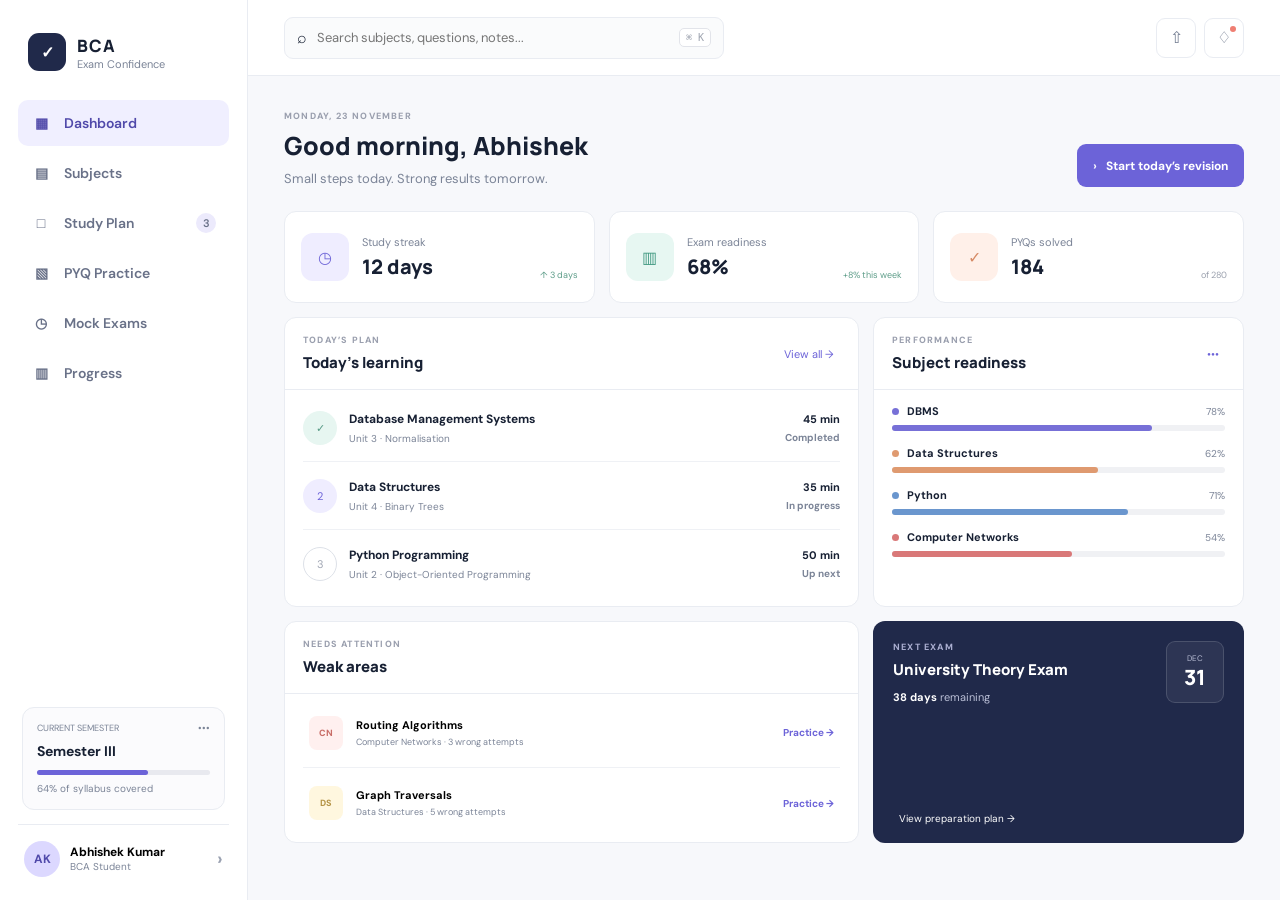
<file: index.html>
<!doctype html><html lang="en"><head><meta charset="UTF-8"><meta name="viewport" content="width=device-width,initial-scale=1"><title>BCA Exam Confidence</title><link rel="stylesheet" href="styles.css"><link href="https://fonts.googleapis.com/css2?family=DM+Sans:wght@400;500;600;700&family=Manrope:wght@700;800&display=swap" rel="stylesheet"></head><body><aside class="sidebar" id="sidebar"><div class="brand"><div class="brand-mark">✓</div><div><strong>BCA</strong><span>Exam Confidence</span></div></div><nav class="nav"><button class="nav-item active" data-view="Dashboard"><b>▦</b><span>Dashboard</span></button><button class="nav-item" data-view="Subjects"><b>▤</b><span>Subjects</span></button><button class="nav-item" data-view="Study Plan"><b>□</b><span>Study Plan</span><i>3</i></button><button class="nav-item" data-view="PYQ Practice"><b>▧</b><span>PYQ Practice</span></button><button class="nav-item" data-view="Mock Exams"><b>◷</b><span>Mock Exams</span></button><button class="nav-item" data-view="Progress"><b>▥</b><span>Progress</span></button></nav><div class="semester-card"><div><span>CURRENT SEMESTER</span><b>•••</b></div><strong>Semester III</strong><div class="progress"><i></i></div><small>64% of syllabus covered</small></div><button class="profile"><span class="avatar">AK</span><span><strong>Abhishek Kumar</strong><small>BCA Student</small></span><b>›</b></button></aside><main><header class="topbar"><button class="menu" id="menuButton">☰</button><div class="search">⌕ <input id="searchInput" placeholder="Search subjects, questions, notes..."><kbd>⌘ K</kbd></div><div class="actions"><button id="uploadButton">⇧</button><button>♢<i></i></button></div></header><div class="content"><section class="welcome"><div><p>MONDAY, 23 NOVEMBER</p><h1 id="pageTitle">Good morning, Abhishek</h1><small>Small steps today. Strong results tomorrow.</small></div><button class="primary" id="startRevision">› &nbsp; Start today’s revision</button></section><section class="stats"><article><span class="icon lavender">◷</span><div><small>Study streak</small><strong>12 days</strong></div><em>↑ 3 days</em></article><article><span class="icon mint">▥</span><div><small>Exam readiness</small><strong>68%</strong></div><em>+8% this week</em></article><article><span class="icon peach">✓</span><div><small>PYQs solved</small><strong>184</strong></div><em>of 280</em></article></section><section class="grid"><article class="panel"><header><div><p>TODAY’S PLAN</p><h2>Today’s learning</h2></div><button>View all →</button></header><div class="lessons"><button><i class="done">✓</i><span><strong>Database Management Systems</strong><small>Unit 3 · Normalisation</small></span><b>45 min<small>Completed</small></b></button><button><i class="current">2</i><span><strong>Data Structures</strong><small>Unit 4 · Binary Trees</small></span><b>35 min<small>In progress</small></b></button><button><i>3</i><span><strong>Python Programming</strong><small>Unit 2 · Object-Oriented Programming</small></span><b>50 min<small>Up next</small></b></button></div></article><article class="panel"><header><div><p>PERFORMANCE</p><h2>Subject readiness</h2></div><button>•••</button></header><div class="readiness"><div><span><i class="dot purple"></i><strong>DBMS</strong><small>78%</small></span><div class="track"><b style="width:78%"></b></div></div><div><span><i class="dot orange"></i><strong>Data Structures</strong><small>62%</small></span><div class="track"><b class="orange" style="width:62%"></b></div></div><div><span><i class="dot blue"></i><strong>Python</strong><small>71%</small></span><div class="track"><b class="blue" style="width:71%"></b></div></div><div><span><i class="dot red"></i><strong>Computer Networks</strong><small>54%</small></span><div class="track"><b class="red" style="width:54%"></b></div></div></div></article></section><section class="bottom"><article class="panel"><header><div><p>NEEDS ATTENTION</p><h2>Weak areas</h2></div></header><div class="weak"><button><i class="redbox">CN</i><span><strong>Routing Algorithms</strong><small>Computer Networks · 3 wrong attempts</small></span><b>Practice →</b></button><button><i class="yellowbox">DS</i><span><strong>Graph Traversals</strong><small>Data Structures · 5 wrong attempts</small></span><b>Practice →</b></button></div></article><article class="exam"><div><p>NEXT EXAM</p><h2>University Theory Exam</h2><small><strong>38 days</strong> remaining</small></div><div class="date"><span>DEC</span><strong>31</strong></div><button id="prepareExam">View preparation plan →</button></article></section></div></main><div class="overlay" id="overlay"></div><div class="modal" id="uploadModal"><header><div><p>DOCUMENT UPLOAD</p><h2>Add study material</h2></div><button id="modalClose">×</button></header><label><b>⇧</b><strong>Drop your files here</strong><small>PDF or DOCX up to 25 MB</small><span>Browse files</span><input type="file" id="fileInput" accept=".pdf,.docx"></label></div><div class="toast" id="toast"></div><script src="pyq_data.js"></script><script src="academic_data.js"></script><script src="app.js"></script></body></html>
</file>
<file: styles.css>
:root{--ink:#172033;--muted:#7b8497;--line:#e9ecf2;--canvas:#f7f8fb;--purple:#6c63d8;--navy:#20294a}*{box-sizing:border-box}body{margin:0;min-width:320px;background:var(--canvas);color:var(--ink);font-family:"DM Sans",sans-serif}button,input{font:inherit}button{cursor:pointer}.sidebar{position:fixed;inset:0 auto 0 0;width:248px;padding:28px 18px 18px;background:#fff;border-right:1px solid var(--line);display:flex;flex-direction:column}.brand{height:48px;display:flex;align-items:center;gap:11px;padding:0 10px;margin-bottom:24px}.brand-mark{width:38px;height:38px;border-radius:11px;display:grid;place-items:center;background:var(--navy);color:#fff;font-weight:800}.brand>div:last-child{display:flex;flex-direction:column}.brand strong{font:800 17px Manrope, sans-serif;letter-spacing:1px}.brand span{color:var(--muted);font-size:11px}.nav{display:flex;flex-direction:column;gap:4px}.nav-item{height:46px;border:0;border-radius:10px;background:transparent;color:#697188;display:flex;align-items:center;gap:13px;padding:0 13px;text-align:left;font-size:14px;font-weight:600}.nav-item b{width:20px;text-align:center}.nav-item.active{background:#f0efff;color:#5049aa}.nav-item i{margin-left:auto;width:20px;height:20px;border-radius:10px;background:#eceafc;display:grid;place-items:center;font-size:11px;font-style:normal}.semester-card{margin:auto 4px 14px;padding:14px;border:1px solid var(--line);border-radius:12px;background:#fbfbfd}.semester-card>div:first-child{display:flex;justify-content:space-between;color:var(--muted);font-size:9px}.semester-card strong{display:block;margin:8px 0 10px;font-size:14px}.progress{height:5px;background:#e8e9ef;border-radius:5px}.progress i{display:block;width:64%;height:100%;background:var(--purple);border-radius:5px}.semester-card small{display:block;margin-top:7px;color:var(--muted);font-size:10px}.profile{height:58px;border:0;border-top:1px solid var(--line);background:#fff;display:flex;align-items:center;gap:10px;padding:10px 6px 0;text-align:left}.avatar{width:36px;height:36px;border-radius:50%;background:#dcd8ff;color:#5049aa;display:grid;place-items:center;font-size:12px;font-weight:700}.profile>span:nth-child(2){display:flex;flex-direction:column;flex:1}.profile strong{font-size:12px}.profile small{color:var(--muted);font-size:10px}.profile>b{color:#9aa1b1;font-size:18px}main{margin-left:248px;min-height:100vh}.topbar{height:76px;padding:0 36px;background:#fff;border-bottom:1px solid var(--line);display:flex;align-items:center;justify-content:space-between;position:sticky;top:0;z-index:10}.menu{display:none}.search{width:min(440px,48%);height:42px;border:1px solid var(--line);border-radius:9px;display:flex;align-items:center;padding:0 12px;background:#fafbfc}.search input{border:0;outline:0;background:transparent;flex:1;min-width:0;margin:0 8px;font-size:13px}.search kbd{border:1px solid #e2e4ea;border-radius:5px;background:#fff;color:#9da3af;padding:3px 6px;font-size:10px}.actions{display:flex;gap:8px}.actions button{position:relative;width:40px;height:40px;border:1px solid var(--line);border-radius:9px;background:#fff;color:#737d91}.actions i{position:absolute;width:6px;height:6px;border-radius:50%;background:#ef7e72;right:7px;top:7px}.content{max-width:1220px;margin:auto;padding:34px 36px 48px}.welcome{display:flex;align-items:flex-end;justify-content:space-between;margin-bottom:24px}.welcome p,.panel header p,.exam>div>p{margin:0 0 6px;color:#9a9fae;font-size:9px;font-weight:800;letter-spacing:1.2px}.welcome h1{margin:0;font:800 25px Manrope,sans-serif}.welcome small{display:block;margin-top:7px;color:var(--muted);font-size:13px}.primary{height:43px;border:0;border-radius:9px;padding:0 16px;background:var(--purple);color:#fff;font-size:12px;font-weight:700}.stats{display:grid;grid-template-columns:repeat(3,1fr);gap:14px;margin-bottom:14px}.stats article{min-height:92px;background:#fff;border:1px solid var(--line);border-radius:12px;display:flex;align-items:center;padding:16px}.icon{width:48px;height:48px;border-radius:12px;display:grid;place-items:center;margin-right:13px}.lavender{background:#efedff;color:#7067d8}.mint{background:#e7f7f2;color:#459b84}.peach{background:#fff0e9;color:#d68a65}.stats article>div{display:flex;flex-direction:column}.stats small{color:var(--muted);font-size:11px;margin-bottom:4px}.stats strong{font:800 20px Manrope,sans-serif}.stats em{margin-left:auto;align-self:flex-end;padding-bottom:5px;color:#5e9d89;font-size:9px;font-style:normal}.stats article:last-child em{color:#9aa0ad}.grid,.bottom{display:grid;grid-template-columns:1.55fr 1fr;gap:14px}.grid{margin-bottom:14px}.panel{background:#fff;border:1px solid var(--line);border-radius:12px}.panel header{height:72px;display:flex;align-items:center;justify-content:space-between;padding:0 18px;border-bottom:1px solid var(--line)}.panel h2,.exam h2{margin:0;font:800 15px Manrope,sans-serif}.panel header>button{border:0;background:transparent;color:var(--purple);font-size:11px}.lessons{padding:4px 18px 8px}.lessons>button{width:100%;height:68px;border:0;border-bottom:1px solid #eff1f5;background:transparent;display:flex;align-items:center;text-align:left;color:var(--ink);padding:0}.lessons>button:last-child{border:0}.lessons i{width:34px;height:34px;flex:0 0 34px;border:1px solid #dde1e8;border-radius:50%;display:grid;place-items:center;color:#a1a7b4;font-size:11px;font-style:normal;margin-right:12px}.lessons i.done{border:0;background:#e7f6f1;color:#579985}.lessons i.current{border:0;background:#efedff;color:var(--purple)}.lessons>button>span{display:flex;flex-direction:column;flex:1}.lessons strong{font-size:12px}.lessons small{color:var(--muted);font-size:10px;margin-top:5px}.lessons b{display:flex;flex-direction:column;align-items:flex-end;font-size:11px}.readiness{padding:14px 18px 16px}.readiness>div{margin-bottom:15px}.readiness>div:last-child{margin-bottom:0}.readiness>div>span{display:grid;grid-template-columns:8px 1fr auto;align-items:center;gap:7px;margin-bottom:7px}.readiness strong{font-size:11px}.readiness span small{color:var(--muted);font-size:10px}.dot{width:7px;height:7px;border-radius:50%}.purple{background:#7770d7}.orange{background:#df9a70}.blue{background:#6a96ce}.red{background:#d97878}.track{height:6px;background:#f0f1f4;border-radius:6px}.track b{display:block;height:100%;background:#7770d7;border-radius:6px}.track b.orange{background:#df9a70}.track b.blue{background:#6a96ce}.track b.red{background:#d97878}.weak{padding:4px 18px}.weak button{width:100%;height:70px;border:0;border-bottom:1px solid #eff1f5;background:transparent;display:grid;grid-template-columns:36px 1fr auto;align-items:center;gap:11px;text-align:left}.weak button:last-child{border:0}.weak i{width:34px;height:34px;border-radius:8px;display:grid;place-items:center;font-size:9px;font-style:normal;font-weight:800}.redbox{background:#fff0ef;color:#c86d67}.yellowbox{background:#fff7df;color:#b59446}.weak span{display:flex;flex-direction:column}.weak strong{font-size:11px}.weak small{color:var(--muted);font-size:9px;margin-top:4px}.weak b{color:var(--purple);font-size:10px}.exam{min-height:164px;position:relative;overflow:hidden;border-radius:12px;background:var(--navy);color:#fff;padding:20px 96px 18px 20px}.exam>div>p{color:#aaaed0}.exam small{display:block;color:#babfd6;font-size:11px;margin-top:10px}.exam small strong{color:#fff}.date{position:absolute;right:20px;top:20px;width:58px;height:62px;border:1px solid rgba(255,255,255,.14);border-radius:9px;display:flex;flex-direction:column;align-items:center;justify-content:center;background:rgba(255,255,255,.06)}.date span{color:#b6bad1;font-size:8px}.date strong{font:800 21px Manrope,sans-serif}.exam>button{position:absolute;left:20px;bottom:17px;border:0;background:transparent;color:#fff;font-size:10px}.overlay{position:fixed;inset:0;z-index:40;background:rgba(23,32,51,.38);opacity:0;visibility:hidden}.overlay.open{opacity:1;visibility:visible}.modal{position:fixed;z-index:50;width:min(480px,calc(100% - 32px));left:50%;top:50%;transform:translate(-50%,-50%);border-radius:14px;background:#fff;padding:20px;opacity:0;visibility:hidden}.modal.open{opacity:1;visibility:visible}.modal header{display:flex;justify-content:space-between}.modal h2{margin:0;font:800 18px Manrope,sans-serif}.modal header>button{width:32px;height:32px;border:0;border-radius:50%;background:#f3f4f7}.modal label{height:230px;border:1.5px dashed #cfd3df;border-radius:11px;background:#fafaff;display:flex;flex-direction:column;align-items:center;justify-content:center;margin-top:16px}.modal label>b{width:48px;height:48px;border-radius:50%;background:#eeecff;color:var(--purple);display:grid;place-items:center}.modal label strong{margin-top:12px;font-size:13px}.modal label small{color:var(--muted);margin:5px 0 12px}.modal label span{border:1px solid #dddff0;border-radius:7px;padding:8px 13px;color:var(--purple);font-size:10px}.modal input{display:none}.toast{position:fixed;z-index:60;left:50%;bottom:24px;transform:translate(-50%,20px);background:var(--navy);color:#fff;border-radius:9px;padding:11px 16px;font-size:12px;opacity:0}.toast.show{opacity:1;transform:translate(-50%,0)}@media(max-width:1050px){.sidebar{width:210px}main{margin-left:210px}.content{padding-inline:24px}.topbar{padding-inline:24px}}@media(max-width:820px){.sidebar{transform:translateX(-100%);transition:.25s}.sidebar.open{transform:translateX(0)}main{margin-left:0}.menu{display:block;width:40px;height:40px;border:1px solid var(--line);border-radius:9px;background:#fff}.search{margin:0 10px;width:100%}.grid,.bottom{grid-template-columns:1fr}.stats{grid-template-columns:repeat(3,1fr)}}@media(max-width:600px){.topbar{height:68px;padding-inline:16px}.actions button:first-child{display:none}.search kbd{display:none}.content{padding:24px 16px 36px}.welcome h1{font-size:21px}.primary{width:42px;padding:0;font-size:0}.stats{grid-template-columns:1fr}.stat-card{min-height:78px}.stats em{display:block}.lessons>button{height:72px}.weak button{grid-template-columns:36px 1fr}.weak b{display:none}}
.dynamic-view{padding-top:4px}.view-heading{display:flex;align-items:flex-end;justify-content:space-between;margin-bottom:18px}.view-heading h1{margin:0;font:800 24px Manrope,sans-serif}.view-heading p{margin:6px 0 0;color:var(--muted);font-size:12px}.subject-grid{display:grid;grid-template-columns:repeat(3,1fr);gap:12px}.subject-card{border:1px solid var(--line);border-radius:12px;background:#fff;padding:16px;min-height:150px}.subject-card header{display:flex;align-items:center;justify-content:space-between}.subject-code{width:38px;height:38px;border-radius:9px;display:grid;place-items:center;background:#efedff;color:#5049aa;font-size:10px;font-weight:800}.subject-card h3{margin:14px 0 5px;font-size:13px}.subject-card p{margin:0;color:var(--muted);font-size:10px}.subject-card .mini-progress{margin-top:16px;height:5px;border-radius:5px;background:#eff1f5}.subject-card .mini-progress i{display:block;height:100%;border-radius:5px;background:var(--purple)}.subject-card button{width:100%;height:34px;margin-top:12px;border:1px solid var(--line);border-radius:7px;background:#fff;color:#5049aa;font-size:10px;font-weight:700}.practice-layout{display:grid;grid-template-columns:1.4fr 1fr;gap:12px}.practice-card,.exam-list,.plan-card{border:1px solid var(--line);border-radius:12px;background:#fff;padding:18px}.practice-card h2,.exam-list h2,.plan-card h2{margin:0 0 14px;font:800 16px Manrope,sans-serif}.question-list{display:flex;flex-direction:column}.question-list button{height:64px;border:0;border-bottom:1px solid #eff1f5;background:transparent;display:flex;align-items:center;justify-content:space-between;text-align:left}.question-list button:last-child{border:0}.question-list span{display:flex;flex-direction:column}.question-list strong{font-size:11px}.question-list small{color:var(--muted);font-size:9px;margin-top:4px}.exam-list button{width:100%;height:54px;border:0;border-bottom:1px solid #eff1f5;background:transparent;display:flex;align-items:center;justify-content:space-between;font-size:11px}.exam-list button:last-child{border:0}.plan-card .progress-ring{width:130px;height:130px;border-radius:50%;margin:20px auto;background:conic-gradient(var(--purple) 68%,#eef0f4 0);display:grid;place-items:center}.plan-card .progress-ring:before{content:"";position:absolute;width:98px;height:98px;border-radius:50%;background:#fff}.plan-card .progress-ring strong{position:relative;font:800 24px Manrope,sans-serif}.plan-card p{text-align:center;color:var(--muted);font-size:11px}@media(max-width:1050px){.subject-grid{grid-template-columns:repeat(2,1fr)}}@media(max-width:820px){.practice-layout{grid-template-columns:1fr}.subject-grid{grid-template-columns:repeat(2,1fr)}}@media(max-width:600px){.subject-grid{grid-template-columns:1fr}.view-heading{align-items:flex-start}.view-heading h1{font-size:21px}}
.learning-layout{display:grid;grid-template-columns:1.55fr 1fr;gap:14px}.tabs{height:58px;border-bottom:1px solid var(--line);display:flex;align-items:center;gap:4px;padding:0 18px}.tabs button{height:34px;border:0;border-radius:7px;background:transparent;color:var(--muted);padding:0 12px;font-size:11px;font-weight:700}.tabs button.active{background:#efedff;color:#5049aa}.learning-content{padding:22px}.learning-content h2{margin:6px 0 10px;font:800 19px Manrope,sans-serif}.learning-content p{color:#667085;font-size:12px;line-height:1.7}.content-kicker{margin:0;color:#9a9fae;font-size:9px;font-weight:800;letter-spacing:1.2px}.formula-box{border-left:3px solid var(--purple);background:#f7f7fe;border-radius:0 8px 8px 0;padding:12px 14px;display:flex;flex-direction:column}.formula-box strong{font-size:11px}.formula-box span{color:var(--muted);font-size:10px;margin-top:5px}.learning-content h3{font-size:12px;margin-top:18px}.learning-content ul{padding-left:18px;color:#667085;font-size:11px;line-height:1.9}.wide-button{width:100%;height:38px;border:0;border-radius:8px;background:var(--purple);color:#fff;font-size:11px;font-weight:700}.flashcard{min-height:210px;border:1px solid var(--line);border-radius:12px;background:#fafaff;display:flex;flex-direction:column;align-items:center;justify-content:center;text-align:center;padding:20px}.flashcard small{color:#9a9fae;font-size:9px;letter-spacing:1px}.flashcard h2{max-width:480px}.answer-hidden{visibility:hidden}.flashcard-actions,.answer-actions{display:flex;justify-content:flex-end;gap:8px;margin-top:12px}.flashcard-actions button,.answer-actions button{height:36px;border:1px solid var(--line);border-radius:8px;background:#fff;color:#5049aa;padding:0 12px;font-size:10px;font-weight:700}.answer-actions button{border:0;background:var(--purple);color:#fff}.answer-actions{align-items:center}.answer-actions span{margin-right:auto;color:var(--muted);font-size:10px}.learning-content textarea{width:100%;min-height:250px;border:1px solid var(--line);border-radius:10px;outline:none;padding:14px;resize:vertical;font-size:12px}.exam-modal{position:fixed;z-index:70;inset:16px;border-radius:14px;background:#fff;box-shadow:0 20px 80px rgba(23,32,51,.25);display:flex;flex-direction:column}.exam-modal header{height:76px;border-bottom:1px solid var(--line);display:flex;align-items:center;padding:0 20px}.exam-modal header>div:first-child{flex:1}.exam-modal header p{margin:0 0 5px;color:#9a9fae;font-size:8px;letter-spacing:1px}.exam-modal header h2{margin:0;font:800 16px Manrope,sans-serif}.exam-modal header>button{width:32px;height:32px;border:0;border-radius:50%;background:#f3f4f7;margin-left:12px}.timer{font:800 16px Manrope,sans-serif;color:#5049aa;background:#efedff;border-radius:8px;padding:10px 12px}.exam-body{flex:1;display:grid;grid-template-columns:70px 1fr;min-height:0}.exam-body aside{border-right:1px solid var(--line);padding:20px 14px;display:flex;flex-direction:column;gap:8px}.exam-body aside button{width:42px;height:42px;border:1px solid var(--line);border-radius:8px;background:#fff}.exam-body aside button.active{border:0;background:#efedff;color:#5049aa;font-weight:800}.exam-body section{padding:32px;max-width:900px}.exam-body section>p{color:#9a9fae;font-size:9px;font-weight:800}.exam-body section h2{font:800 18px Manrope,sans-serif}.exam-body textarea{width:100%;height:320px;border:1px solid var(--line);border-radius:10px;padding:16px;resize:none;font:12px DM Sans,sans-serif}.exam-modal footer{height:72px;border-top:1px solid var(--line);display:flex;justify-content:flex-end;align-items:center;gap:8px;padding:0 20px}.exam-modal footer button{height:38px;border:1px solid var(--line);border-radius:8px;background:#fff;padding:0 14px;font-size:11px;font-weight:700}.exam-modal footer button:last-child{border:0;background:var(--purple);color:#fff}@media(max-width:820px){.learning-layout{grid-template-columns:1fr}.exam-modal{inset:8px}.exam-body{grid-template-columns:54px 1fr}.exam-body section{padding:20px}.exam-body textarea{height:260px}}@media(max-width:600px){.exam-modal header h2{font-size:12px}.timer{font-size:12px}.exam-body aside{padding:12px 6px}.exam-body section{padding:16px}.exam-body section h2{font-size:14px}}
</file>
